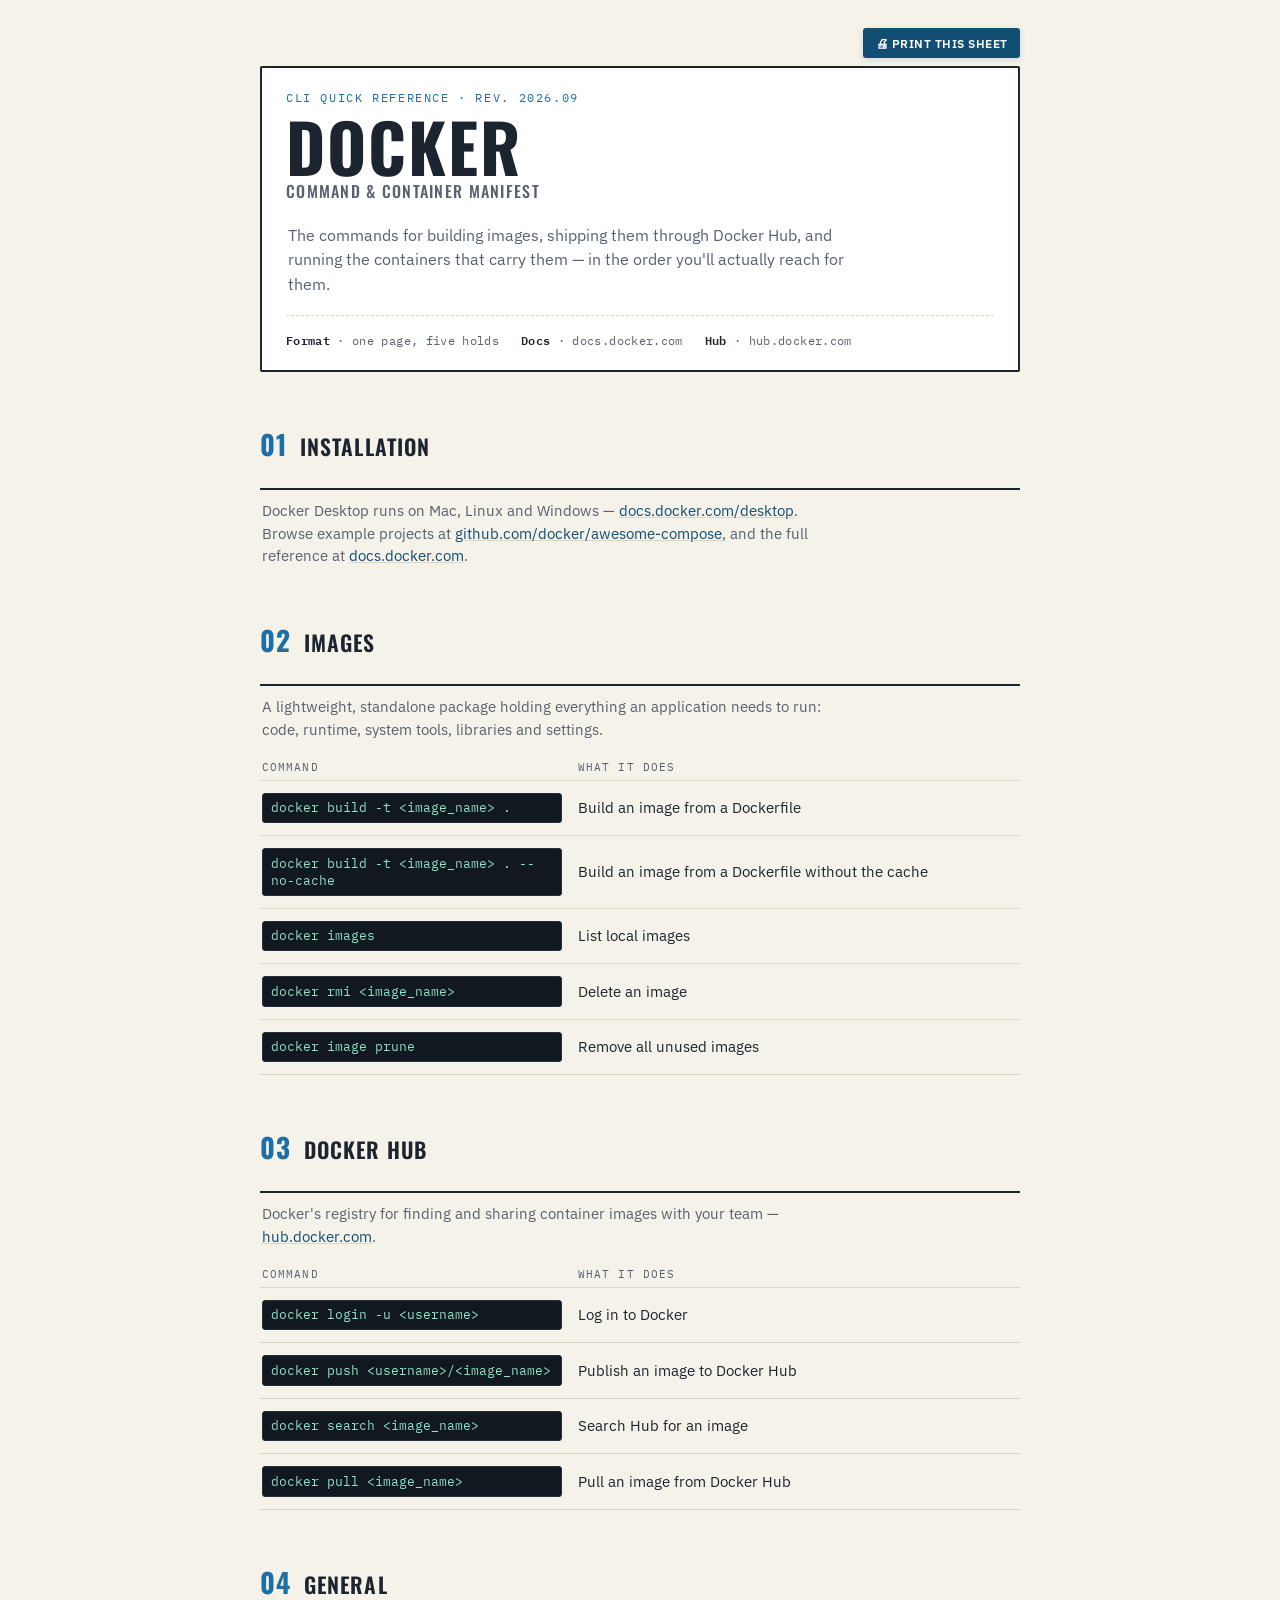
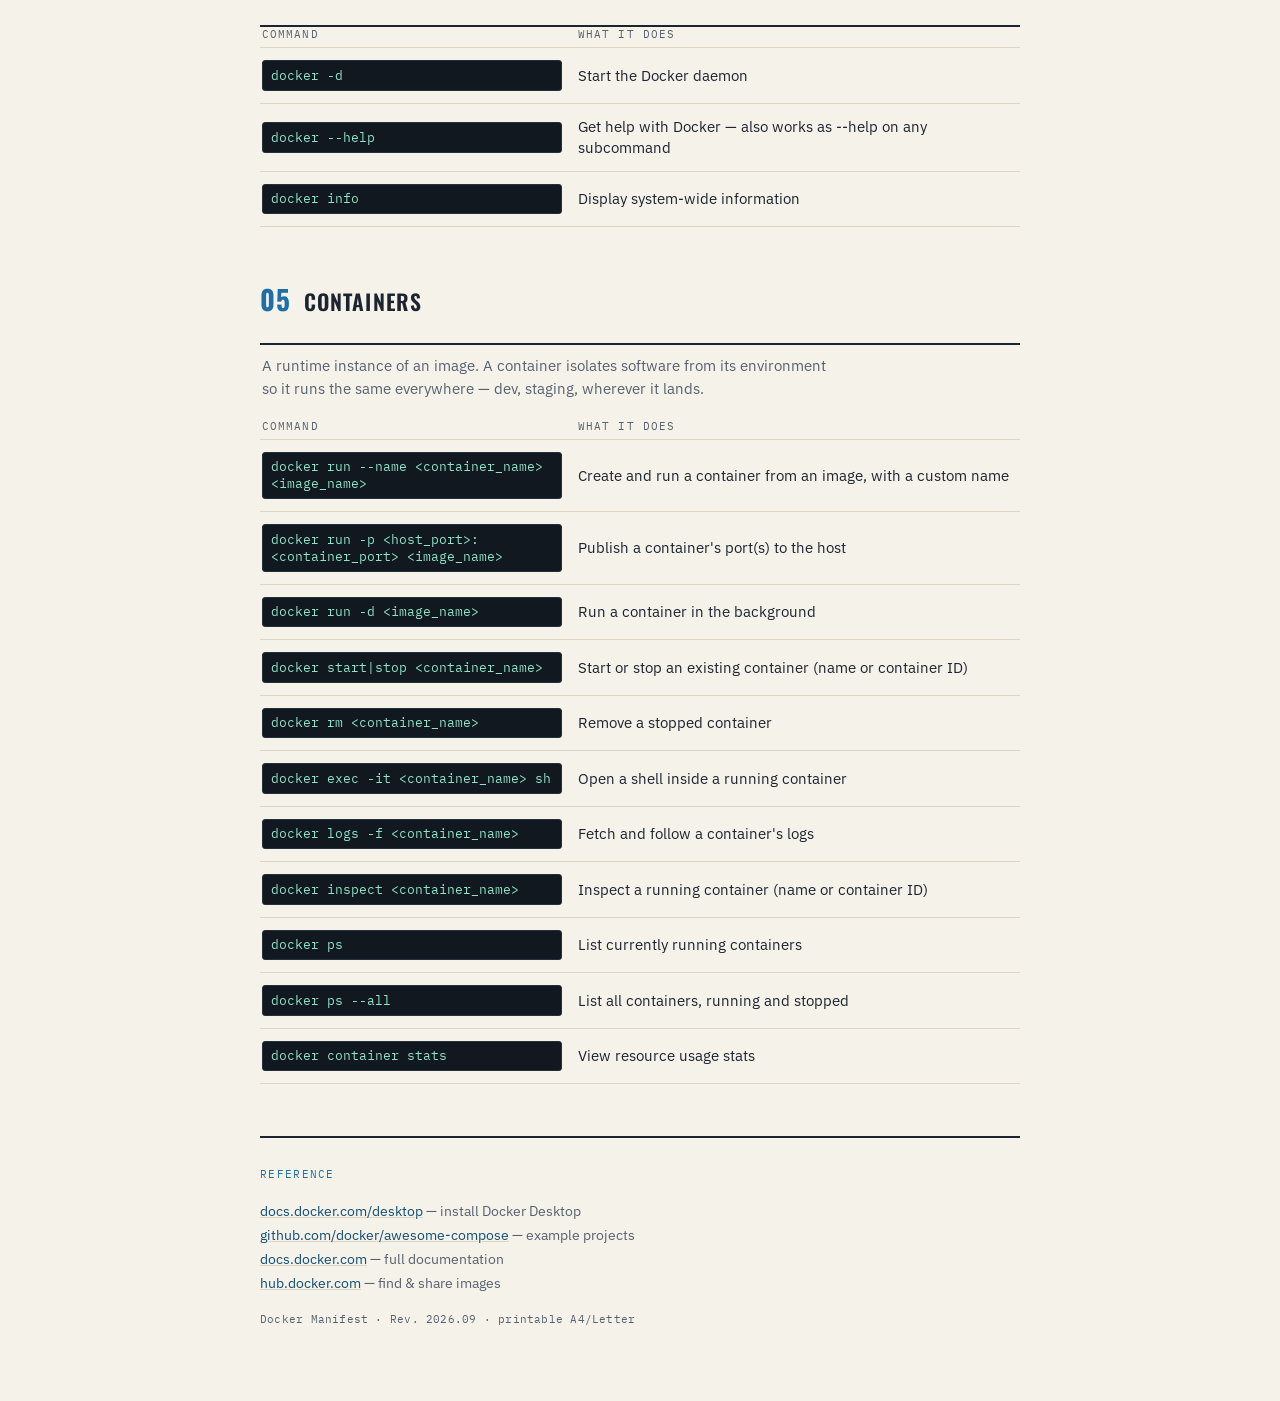
<file: docker-quick-reference/index.html>
<!DOCTYPE html>
<html lang="en">
<head>
  <meta charset="UTF-8">
  <meta name="viewport" content="width=device-width, initial-scale=1.0">
  <title>Docker Manifest — Command &amp; Container Quick Reference</title>
  <meta name="description" content="A printable command reference for Docker: install, build images, publish to Docker Hub, and run containers.">

  <meta property="og:type" content="website">
  <meta property="og:title" content="Docker Manifest">
  <meta property="og:description" content="A printable command reference for Docker: install, build images, publish to Docker Hub, and run containers.">

  <link rel="icon" href="data:image/svg+xml,<svg xmlns=%22http://www.w3.org/2000/svg%22 viewBox=%220 0 100 100%22><text y=%22.9em%22 font-size=%2290%22>📦</text></svg>">

  <link rel="preconnect" href="https://fonts.googleapis.com">
  <link rel="preconnect" href="https://fonts.gstatic.com" crossorigin>
  <link href="https://fonts.googleapis.com/css2?family=Oswald:wght@400;500;600;700&family=IBM+Plex+Sans:ital,wght@0,400;0,500;0,600;1,400&family=IBM+Plex+Mono:wght@400;500&display=swap" rel="stylesheet">

  <link rel="stylesheet" href="styles.css">
</head>
<body>

  <div class="sheet">

    <div class="print-bar">
      <button id="print-btn" type="button">🖨 Print this sheet</button>
    </div>

    <header class="masthead">
      <p class="eyebrow">CLI Quick Reference · Rev. 2026.09</p>
      <h1 class="title">Docker</h1>
      <p class="subtitle">Command &amp; Container Manifest</p>
      <p class="lede">The commands for building images, shipping them through Docker Hub, and running the containers that carry them — in the order you'll actually reach for them.</p>
      <div class="stamp-row">
        <span><strong>Format</strong> · one page, five holds</span>
        <span><strong>Docs</strong> · docs.docker.com</span>
        <span><strong>Hub</strong> · hub.docker.com</span>
      </div>
    </header>

    <section class="crate">
      <div class="crate-head">
        <span class="crate-num">01</span>
        <h2 class="crate-name">Installation</h2>
      </div>
      <p class="crate-note">
        Docker Desktop runs on Mac, Linux and Windows — <a href="https://docs.docker.com/desktop" target="_blank" rel="noopener">docs.docker.com/desktop</a>.
        Browse example projects at <a href="https://github.com/docker/awesome-compose" target="_blank" rel="noopener">github.com/docker/awesome-compose</a>,
        and the full reference at <a href="https://docs.docker.com" target="_blank" rel="noopener">docs.docker.com</a>.
      </p>
    </section>

    <section class="crate">
      <div class="crate-head">
        <span class="crate-num">02</span>
        <h2 class="crate-name">Images</h2>
      </div>
      <p class="crate-note">A lightweight, standalone package holding everything an application needs to run: code, runtime, system tools, libraries and settings.</p>
      <div class="col-labels"><span>Command</span><span class="desc-label">What it does</span></div>
      <div class="manifest-table">
        <div class="cmd-row"><code class="cmd">docker build -t &lt;image_name&gt; .</code><span class="cmd-desc">Build an image from a Dockerfile</span></div>
        <div class="cmd-row"><code class="cmd">docker build -t &lt;image_name&gt; . --no-cache</code><span class="cmd-desc">Build an image from a Dockerfile without the cache</span></div>
        <div class="cmd-row"><code class="cmd">docker images</code><span class="cmd-desc">List local images</span></div>
        <div class="cmd-row"><code class="cmd">docker rmi &lt;image_name&gt;</code><span class="cmd-desc">Delete an image</span></div>
        <div class="cmd-row"><code class="cmd">docker image prune</code><span class="cmd-desc">Remove all unused images</span></div>
      </div>
    </section>

    <section class="crate">
      <div class="crate-head">
        <span class="crate-num">03</span>
        <h2 class="crate-name">Docker Hub</h2>
      </div>
      <p class="crate-note">Docker's registry for finding and sharing container images with your team — <a href="https://hub.docker.com" target="_blank" rel="noopener">hub.docker.com</a>.</p>
      <div class="col-labels"><span>Command</span><span class="desc-label">What it does</span></div>
      <div class="manifest-table">
        <div class="cmd-row"><code class="cmd">docker login -u &lt;username&gt;</code><span class="cmd-desc">Log in to Docker</span></div>
        <div class="cmd-row"><code class="cmd">docker push &lt;username&gt;/&lt;image_name&gt;</code><span class="cmd-desc">Publish an image to Docker Hub</span></div>
        <div class="cmd-row"><code class="cmd">docker search &lt;image_name&gt;</code><span class="cmd-desc">Search Hub for an image</span></div>
        <div class="cmd-row"><code class="cmd">docker pull &lt;image_name&gt;</code><span class="cmd-desc">Pull an image from Docker Hub</span></div>
      </div>
    </section>

    <section class="crate">
      <div class="crate-head">
        <span class="crate-num">04</span>
        <h2 class="crate-name">General</h2>
      </div>
      <div class="col-labels"><span>Command</span><span class="desc-label">What it does</span></div>
      <div class="manifest-table">
        <div class="cmd-row"><code class="cmd">docker -d</code><span class="cmd-desc">Start the Docker daemon</span></div>
        <div class="cmd-row"><code class="cmd">docker --help</code><span class="cmd-desc">Get help with Docker — also works as --help on any subcommand</span></div>
        <div class="cmd-row"><code class="cmd">docker info</code><span class="cmd-desc">Display system-wide information</span></div>
      </div>
    </section>

    <section class="crate">
      <div class="crate-head">
        <span class="crate-num">05</span>
        <h2 class="crate-name">Containers</h2>
      </div>
      <p class="crate-note">A runtime instance of an image. A container isolates software from its environment so it runs the same everywhere — dev, staging, wherever it lands.</p>
      <div class="col-labels"><span>Command</span><span class="desc-label">What it does</span></div>
      <div class="manifest-table">
        <div class="cmd-row"><code class="cmd">docker run --name &lt;container_name&gt; &lt;image_name&gt;</code><span class="cmd-desc">Create and run a container from an image, with a custom name</span></div>
        <div class="cmd-row"><code class="cmd">docker run -p &lt;host_port&gt;:&lt;container_port&gt; &lt;image_name&gt;</code><span class="cmd-desc">Publish a container's port(s) to the host</span></div>
        <div class="cmd-row"><code class="cmd">docker run -d &lt;image_name&gt;</code><span class="cmd-desc">Run a container in the background</span></div>
        <div class="cmd-row"><code class="cmd">docker start|stop &lt;container_name&gt;</code><span class="cmd-desc">Start or stop an existing container (name or container ID)</span></div>
        <div class="cmd-row"><code class="cmd">docker rm &lt;container_name&gt;</code><span class="cmd-desc">Remove a stopped container</span></div>
        <div class="cmd-row"><code class="cmd">docker exec -it &lt;container_name&gt; sh</code><span class="cmd-desc">Open a shell inside a running container</span></div>
        <div class="cmd-row"><code class="cmd">docker logs -f &lt;container_name&gt;</code><span class="cmd-desc">Fetch and follow a container's logs</span></div>
        <div class="cmd-row"><code class="cmd">docker inspect &lt;container_name&gt;</code><span class="cmd-desc">Inspect a running container (name or container ID)</span></div>
        <div class="cmd-row"><code class="cmd">docker ps</code><span class="cmd-desc">List currently running containers</span></div>
        <div class="cmd-row"><code class="cmd">docker ps --all</code><span class="cmd-desc">List all containers, running and stopped</span></div>
        <div class="cmd-row"><code class="cmd">docker container stats</code><span class="cmd-desc">View resource usage stats</span></div>
      </div>
    </section>

    <footer class="ports">
      <p class="ports-label">Reference</p>
      <ul>
        <li><a href="https://docs.docker.com/desktop" target="_blank" rel="noopener">docs.docker.com/desktop</a> — install Docker Desktop</li>
        <li><a href="https://github.com/docker/awesome-compose" target="_blank" rel="noopener">github.com/docker/awesome-compose</a> — example projects</li>
        <li><a href="https://docs.docker.com" target="_blank" rel="noopener">docs.docker.com</a> — full documentation</li>
        <li><a href="https://hub.docker.com" target="_blank" rel="noopener">hub.docker.com</a> — find &amp; share images</li>
      </ul>
      <p class="fine">Docker Manifest · Rev. 2026.09 · printable A4/Letter</p>
    </footer>

  </div>

  <script src="script.js"></script>
</body>
</html>
</file>
<file: docker-quick-reference/styles.css>
:root {
  color-scheme: light dark;

  --paper: #F5F2EA;
  --paper-line: #DCD5C2;
  --panel: #FFFFFF;
  --ink: #1C2430;
  --ink-soft: #57616F;
  --accent: #1D6FA5;
  --accent-dark: #124D74;
  --accent-soft: #DCEAF3;
  --code-bg: #12181F;
  --code-text: #8FE3C8;
  --code-border: #24303C;
  --stencil-shadow: rgba(28, 36, 48, 0.14);
}

@media (prefers-color-scheme: dark) {
  :root:not([data-theme="light"]) {
    --paper: #12161C;
    --paper-line: #2A323C;
    --panel: #181D25;
    --ink: #EAEEF2;
    --ink-soft: #9AA7B4;
    --accent: #5DA9DE;
    --accent-dark: #8FC4E8;
    --accent-soft: #1E3548;
    --code-bg: #0B0F14;
    --code-text: #8FE3C8;
    --code-border: #26323E;
    --stencil-shadow: rgba(0, 0, 0, 0.5);
  }
}

:root[data-theme="dark"] {
  --paper: #12161C;
  --paper-line: #2A323C;
  --panel: #181D25;
  --ink: #EAEEF2;
  --ink-soft: #9AA7B4;
  --accent: #5DA9DE;
  --accent-dark: #8FC4E8;
  --accent-soft: #1E3548;
  --code-bg: #0B0F14;
  --code-text: #8FE3C8;
  --code-border: #26323E;
  --stencil-shadow: rgba(0, 0, 0, 0.5);
}

* {
  box-sizing: border-box;
}

html, body {
  margin: 0;
}

body {
  background: var(--paper);
  color: var(--ink);
  font-family: 'IBM Plex Sans', ui-sans-serif, system-ui, sans-serif;
  padding: 0 20px;
}

img {
  max-width: 100%;
}

.sheet {
  max-width: 760px;
  margin: 0 auto;
  padding-block: 28px 64px;
}

/* screen-only print control */
.print-bar {
  position: sticky;
  top: 12px;
  display: flex;
  justify-content: flex-end;
  margin-bottom: 8px;
  z-index: 5;
}

.print-bar button {
  font-family: 'IBM Plex Sans', sans-serif;
  font-size: 0.78rem;
  font-weight: 600;
  letter-spacing: 0.04em;
  text-transform: uppercase;
  color: #fff;
  background: var(--accent-dark);
  border: none;
  border-radius: 3px;
  padding: 0.55em 1em;
  cursor: pointer;
  box-shadow: 0 2px 6px var(--stencil-shadow);
}

.print-bar button:hover {
  background: var(--accent);
}

.print-bar button:focus-visible {
  outline: 2px solid var(--accent);
  outline-offset: 2px;
}

/* manifest header */
header.masthead {
  border: 2px solid var(--ink);
  border-radius: 2px;
  padding: 22px 24px 20px;
  position: relative;
  background: var(--panel);
}

.eyebrow {
  font-family: 'IBM Plex Mono', ui-monospace, monospace;
  font-size: 0.72rem;
  letter-spacing: 0.14em;
  text-transform: uppercase;
  color: var(--accent);
  margin: 0 0 10px;
}

h1.title {
  font-family: 'Oswald', sans-serif;
  font-weight: 700;
  text-transform: uppercase;
  letter-spacing: 0.03em;
  font-size: clamp(2.6rem, 11vw, 4.2rem);
  line-height: 0.92;
  margin: 0;
  color: var(--ink);
  text-wrap: balance;
}

.subtitle {
  font-family: 'Oswald', sans-serif;
  font-weight: 500;
  text-transform: uppercase;
  letter-spacing: 0.08em;
  font-size: 1rem;
  color: var(--ink-soft);
  margin: 2px 0 0;
}

.stamp-row {
  display: flex;
  flex-wrap: wrap;
  gap: 8px 22px;
  margin-top: 18px;
  padding-top: 14px;
  border-top: 1px dashed var(--paper-line);
  font-family: 'IBM Plex Mono', ui-monospace, monospace;
  font-size: 0.72rem;
  letter-spacing: 0.03em;
  color: var(--ink-soft);
}

.stamp-row strong {
  color: var(--ink);
  font-weight: 600;
}

.lede {
  font-size: 1rem;
  line-height: 1.55;
  color: var(--ink-soft);
  max-width: 60ch;
  margin: 20px 2px 0;
}

/* section */
section.crate {
  margin-top: 40px;
}

.crate-head {
  display: flex;
  align-items: baseline;
  gap: 14px;
  border-bottom: 2px solid var(--ink);
  padding-bottom: 8px;
}

.crate-num {
  font-family: 'Oswald', sans-serif;
  font-weight: 700;
  font-size: 1.7rem;
  color: var(--accent);
  letter-spacing: 0.02em;
  font-variant-numeric: tabular-nums;
}

.crate-name {
  font-family: 'Oswald', sans-serif;
  font-weight: 600;
  text-transform: uppercase;
  letter-spacing: 0.05em;
  font-size: 1.35rem;
  color: var(--ink);
  text-wrap: balance;
}

.crate-note {
  font-size: 0.92rem;
  line-height: 1.55;
  color: var(--ink-soft);
  margin: 10px 2px 18px;
  max-width: 64ch;
}

.crate-note a {
  color: var(--accent-dark);
  text-decoration-color: var(--paper-line);
}

.col-labels {
  display: grid;
  grid-template-columns: minmax(230px, 300px) 1fr;
  gap: 16px;
  font-family: 'IBM Plex Mono', ui-monospace, monospace;
  font-size: 0.68rem;
  letter-spacing: 0.1em;
  text-transform: uppercase;
  color: var(--ink-soft);
  padding: 0 2px 6px;
}

.manifest-table {
  border-top: 1px solid var(--paper-line);
}

.cmd-row {
  display: grid;
  grid-template-columns: minmax(230px, 300px) 1fr;
  gap: 16px;
  align-items: center;
  padding: 12px 2px;
  border-bottom: 1px solid var(--paper-line);
  break-inside: avoid;
}

code.cmd {
  display: inline-block;
  font-family: 'IBM Plex Mono', ui-monospace, monospace;
  font-size: 0.8rem;
  color: var(--code-text);
  background: var(--code-bg);
  border: 1px solid var(--code-border);
  border-radius: 3px;
  padding: 0.45em 0.65em;
  white-space: pre-wrap;
  word-break: break-word;
}

.cmd-desc {
  font-size: 0.92rem;
  line-height: 1.45;
  color: var(--ink);
}

@media (max-width: 600px) {
  .cmd-row, .col-labels {
    grid-template-columns: 1fr;
    gap: 6px;
  }

  .col-labels .desc-label {
    display: none;
  }

  h1.title {
    font-size: clamp(2.2rem, 15vw, 3.2rem);
  }
}

footer.ports {
  margin-top: 52px;
  padding-top: 18px;
  border-top: 2px solid var(--ink);
  display: grid;
  gap: 10px;
}

footer.ports .ports-label {
  font-family: 'IBM Plex Mono', ui-monospace, monospace;
  font-size: 0.68rem;
  letter-spacing: 0.12em;
  text-transform: uppercase;
  color: var(--accent);
}

footer.ports ul {
  list-style: none;
  margin: 0;
  padding: 0;
  display: grid;
  gap: 6px;
  font-size: 0.86rem;
}

footer.ports li {
  color: var(--ink-soft);
}

footer.ports a {
  color: var(--accent-dark);
}

footer.ports .fine {
  margin-top: 10px;
  font-family: 'IBM Plex Mono', ui-monospace, monospace;
  font-size: 0.68rem;
  color: var(--ink-soft);
  letter-spacing: 0.02em;
}

a {
  text-decoration: underline;
  text-decoration-color: var(--paper-line);
}

a:focus-visible {
  outline: 2px solid var(--accent);
  outline-offset: 2px;
}

@media print {
  :root {
    --paper: #FFFFFF;
    --paper-line: #C9C9C9;
    --panel: #FFFFFF;
    --ink: #000000;
    --ink-soft: #333333;
    --accent: #0B4C73;
    --accent-dark: #0B4C73;
    --code-bg: #FFFFFF;
    --code-text: #000000;
    --code-border: #000000;
  }

  body {
    padding: 0;
  }

  .sheet {
    max-width: none;
    padding: 0;
  }

  .print-bar {
    display: none;
  }

  header.masthead {
    border-color: #000;
  }

  code.cmd {
    font-weight: 500;
  }

  section.crate {
    break-inside: avoid-page;
  }

  .cmd-row {
    break-inside: avoid;
  }

  a {
    text-decoration: none;
    color: #000;
  }
}
</file>
